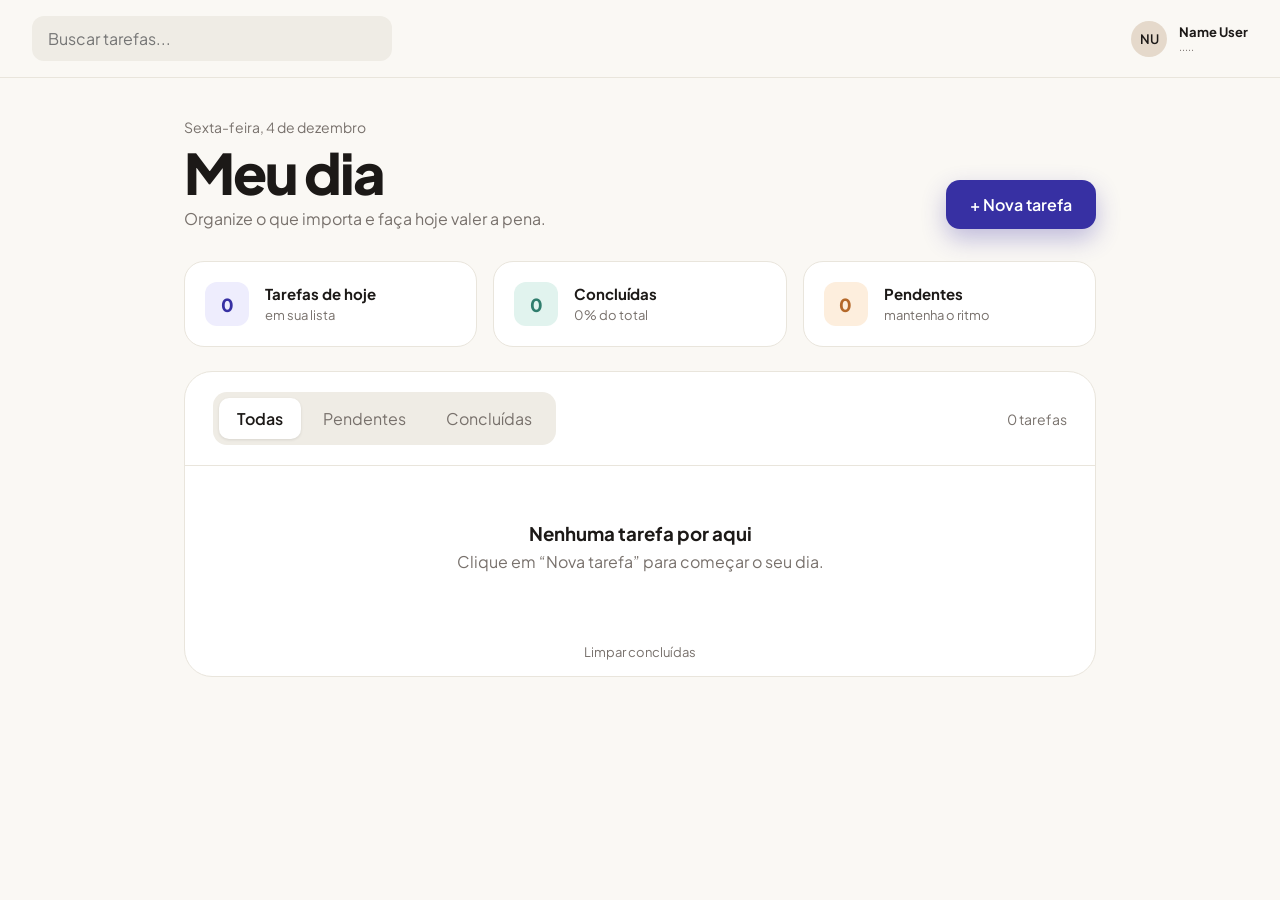
<file: index.html>
<!DOCTYPE html>
<html lang="pt-BR">
<head>
    <meta charset="UTF-8">
    <meta name="viewport" content="width=device-width, initial-scale=1.0">
    <title>Meu dia</title>

    <link rel="preconnect" href="https://fonts.googleapis.com">
    <link rel="preconnect" href="https://fonts.gstatic.com" crossorigin>
    <link href="https://fonts.googleapis.com/css2?family=Plus+Jakarta+Sans:wght@400;500;600;800&display=swap" rel="stylesheet">
    <link rel="stylesheet" href="/style/style.css">
</head>

<body>

    <header class="topbar">
        <div class="search">
            <input type="search" id="searchInput" placeholder="Buscar tarefas..." aria-label="Buscar tarefas">
        </div>
        <div class="user">
            <span class="avatar" aria-hidden="true">NU</span>
            <div class="user-info">
                <strong>Name User</strong>
                <span>.....</span>
            </div>
        </div>
    </header>

    <main class="page">

        <section class="hero">
            <div>
                <p class="today" id="todayLabel"></p>
                <h1>Meu dia</h1>
                <p class="subtitle">Organize o que importa e faça hoje valer a pena.</p>
            </div>
            <button class="primary-button" id="openForm" type="button">+ Nova tarefa</button>
        </section>

        <section class="stats" aria-label="Resumo">
            <article class="stat">
                <span class="stat-number tone-indigo" id="statTotal">0</span>
                <div><strong>Tarefas de hoje</strong><span>em sua lista</span></div>
            </article>
            <article class="stat">
                <span class="stat-number tone-green" id="statDone">0</span>
                <div><strong>Concluídas</strong><span id="statPercent">0% do total</span></div>
            </article>
            <article class="stat">
                <span class="stat-number tone-orange" id="statPending">0</span>
                <div><strong>Pendentes</strong><span>mantenha o ritmo</span></div>
            </article>
        </section>

        <section class="panel">
            <div class="panel-head">
                <div class="tabs" role="tablist">
                    <button class="tab is-active" data-filter="all" role="tab" type="button">Todas</button>
                    <button class="tab" data-filter="pending" role="tab" type="button">Pendentes</button>
                    <button class="tab" data-filter="done" role="tab" type="button">Concluídas</button>
                </div>
                <span class="count" id="taskCount"></span>
            </div>

            <div id="taskList" class="task-list"></div>

            <div id="emptyState" class="empty-state">
                <h3>Nenhuma tarefa por aqui</h3>
                <p>Clique em “Nova tarefa” para começar o seu dia.</p>
            </div>

            <button id="clearCompleted" class="link-button" type="button">Limpar concluídas</button>
        </section>

    </main>

    <dialog id="formDialog" class="dialog">
        <form id="taskForm" class="task-form">
            <h2>Nova tarefa</h2>

            <div class="dialog-grid">

                <div class="dialog-left">
                    <div class="field">
                        <label for="taskText">Nome da atividade</label>
                        <input type="text" id="taskText" placeholder="Ex.: Estudar JavaScript" required>
                    </div>

                    <fieldset class="priority-group">
                        <legend>Prioridade</legend>
                        <div class="priority-options">
                            <label class="priority-option priority-low">
                                <input type="radio" name="priority" value="Baixa">
                                <span>Baixa</span>
                            </label>
                            <label class="priority-option priority-medium">
                                <input type="radio" name="priority" value="Média" checked>
                                <span>Média</span>
                            </label>
                            <label class="priority-option priority-high">
                                <input type="radio" name="priority" value="Alta">
                                <span>Alta</span>
                            </label>
                        </div>
                    </fieldset>
                </div>

                <div class="dialog-right">
                    <span class="label">Prazo</span>
                    <div class="calendar">
                        <div class="calendar-head">
                            <button type="button" id="prevMonth" aria-label="Mês anterior">‹</button>
                            <strong id="calendarTitle"></strong>
                            <button type="button" id="nextMonth" aria-label="Próximo mês">›</button>
                        </div>
                        <div class="calendar-weekdays">
                            <span>D</span><span>S</span><span>T</span><span>Q</span><span>Q</span><span>S</span><span>S</span>
                        </div>
                        <div id="calendarDays" class="calendar-days"></div>
                    </div>
                    <p id="selectedDateLabel" class="selected-date"></p>
                </div>

            </div>

            <div class="dialog-actions">
                <button type="button" id="cancelForm" class="secondary-button">Cancelar</button>
                <button type="submit" class="primary-button">Adicionar</button>
            </div>
        </form>
    </dialog>

    <script src="/js/script.js" defer></script>
</body>
</html>
</file>
<file: style/style.css>
/* ---------- 1. VARIÁVEIS (design tokens) ---------- */
:root {
    --bg: #faf8f4;
    --surface: #ffffff;
    --border: #e9e5dc;
    --text: #1c1917;
    --muted: #78716c;
    --primary: #3730a3;
    --primary-hover: #2e2785;
    --radius: 20px;
    --font: "Plus Jakarta Sans", system-ui, sans-serif;
}

/* ---------- 2. RESET E BASE ---------- */
* { box-sizing: border-box; }

body {
    margin: 0;
    background: var(--bg);
    color: var(--text);
    font-family: var(--font);
}

button, input, select { font: inherit; }
button { cursor: pointer; }

:focus-visible {
    outline: 3px solid #a5b4fc;
    outline-offset: 2px;
}

/* ---------- 3. BARRA SUPERIOR ---------- */
.topbar {
    display: flex;
    align-items: center;
    justify-content: space-between;
    gap: 16px;
    padding: 16px 32px;
    border-bottom: 1px solid var(--border);
}

.search { flex: 1; max-width: 360px; }

.search input {
    width: 100%;
    padding: 12px 16px;
    border: 0;
    border-radius: 12px;
    background: #efece5;
}

.user { display: flex; align-items: center; gap: 12px; }

.avatar {
    display: grid;
    place-items: center;
    width: 36px;
    height: 36px;
    border-radius: 50%;
    background: #e5d9cb;
    font-size: 13px;
    font-weight: 600;
}

.user-info { display: flex; flex-direction: column; font-size: 13px; }
.user-info span { color: var(--muted); font-size: 11px; }

/* ---------- 4. LAYOUT DA PÁGINA ---------- */
.page {
    max-width: 960px;
    margin: 0 auto;
    padding: 40px 24px 64px;
}

.hero {
    display: flex;
    align-items: flex-end;
    justify-content: space-between;
    gap: 24px;
    margin-bottom: 32px;
}

.today { margin: 0 0 8px; color: var(--muted); font-size: 14px; }

h1 {
    margin: 0 0 8px;
    font-size: clamp(2.5rem, 6vw, 3.5rem);
    font-weight: 800;
    letter-spacing: -0.04em;
    line-height: 1;
}

.subtitle { margin: 0; color: var(--muted); }

/* ---------- 5. BOTÕES ---------- */
.primary-button {
    padding: 14px 24px;
    border: 0;
    border-radius: 14px;
    background: var(--primary);
    color: #fff;
    font-weight: 600;
    box-shadow: 0 10px 24px rgba(55, 48, 163, 0.3);
    transition: background 0.2s;
}
.primary-button:hover { background: var(--primary-hover); }

.secondary-button {
    padding: 12px 20px;
    border: 1px solid var(--border);
    border-radius: 12px;
    background: var(--surface);
}

.link-button {
    display: block;
    margin: 0 auto;
    padding: 16px;
    border: 0;
    background: none;
    color: var(--muted);
    font-size: 13px;
}
.link-button:hover { color: var(--text); }

/* ---------- 6. CARTÕES DE RESUMO ---------- */
.stats {
    display: grid;
    grid-template-columns: repeat(3, 1fr);
    gap: 16px;
    margin-bottom: 24px;
}

.stat {
    display: flex;
    align-items: center;
    gap: 16px;
    padding: 20px;
    border: 1px solid var(--border);
    border-radius: var(--radius);
    background: var(--surface);
}

.stat strong { display: block; font-size: 15px; }
.stat div span { color: var(--muted); font-size: 13px; }

.stat-number {
    display: grid;
    place-items: center;
    width: 44px;
    height: 44px;
    border-radius: 12px;
    font-size: 18px;
    font-weight: 800;
}
.tone-indigo { background: #eeedfd; color: var(--primary); }
.tone-green  { background: #e1f3ee; color: #2f7d6d; }
.tone-orange { background: #fdeedd; color: #b4682a; }

/* ---------- 7. PAINEL, ABAS E LISTA ---------- */
.panel {
    border: 1px solid var(--border);
    border-radius: 28px;
    background: var(--surface);
    overflow: hidden;
}

.panel-head {
    display: flex;
    align-items: center;
    justify-content: space-between;
    padding: 20px 28px;
    border-bottom: 1px solid var(--border);
}

.tabs {
    display: flex;
    gap: 4px;
    padding: 6px;
    border-radius: 14px;
    background: #efece5;
}

.tab {
    padding: 10px 18px;
    border: 0;
    border-radius: 10px;
    background: transparent;
    color: var(--muted);
}
.tab.is-active {
    background: var(--surface);
    color: var(--text);
    font-weight: 600;
    box-shadow: 0 1px 3px rgba(0, 0, 0, 0.1);
}

.count { color: var(--muted); font-size: 14px; }

.task-list { display: flex; flex-direction: column; }

.task {
    display: grid;
    grid-template-columns: 24px 1fr auto;
    gap: 16px;
    align-items: start;
    padding: 20px 28px;
    border-bottom: 1px solid var(--border);
}

.check {
    display: grid;
    place-items: center;
    width: 24px;
    height: 24px;
    margin-top: 2px;
    padding: 0;
    border: 2px solid #d6d3d1;
    border-radius: 50%;
    background: transparent;
    color: #fff;
    font-size: 12px;
}
.task.is-done .check { border-color: #3f9a88; background: #3f9a88; }

.task-title { margin: 0 0 4px; font-size: 16px; font-weight: 600; }
.task.is-done .task-title { color: #a8a29e; text-decoration: line-through; }

.tag {
    display: inline-flex;
    align-items: center;
    gap: 8px;
    font-size: 12px;
    font-weight: 600;
}
.tag::before {
    content: "";
    width: 8px;
    height: 8px;
    border-radius: 50%;
    background: var(--dot);
}
.priority-high   { --dot: #e5484d; }
.priority-medium { --dot: #f59e0b; }
.priority-low    { --dot: #6366f1; }

.task-side { display: flex; flex-direction: column; align-items: flex-end; gap: 8px; }
.task-date { color: var(--muted); font-size: 13px; }
.task-date.is-overdue { color: #e5484d; font-weight: 600; }

.delete-button {
    padding: 0;
    border: 0;
    background: none;
    color: var(--muted);
    font-size: 12px;
}
.delete-button:hover { color: #e5484d; }

.empty-state { padding: 56px 20px; text-align: center; color: var(--muted); }
.empty-state h3 { margin: 0 0 6px; color: var(--text); }
.empty-state p { margin: 0; }

/* ---------- 8. MODAL (<dialog>) ---------- */
.dialog {
    width: min(720px, 94vw);
    padding: 28px;
    border: 0;
    border-radius: 24px;
    box-shadow: 0 24px 60px rgba(0, 0, 0, 0.25);
}
.dialog::backdrop { background: rgba(28, 25, 23, 0.45); }

.task-form h2 { margin: 0 0 20px; }

.field { display: flex; flex-direction: column; gap: 6px; margin-bottom: 16px; }
.field label { font-size: 13px; font-weight: 600; }
.field input {
    padding: 12px;
    border: 1px solid var(--border);
    border-radius: 12px;
    background: var(--surface);
}

.label { display: block; margin-bottom: 6px; font-size: 13px; font-weight: 600; }

.dialog-grid {
    display: grid;
    grid-template-columns: 1fr 1fr;
    gap: 24px;
}

.dialog-actions { display: flex; justify-content: flex-end; gap: 10px; margin-top: 20px; }

/* Calendário */
.calendar {
    padding: 12px;
    border: 1px solid var(--border);
    border-radius: 16px;
}

.calendar-head {
    display: flex;
    align-items: center;
    justify-content: space-between;
    margin-bottom: 8px;
    text-transform: capitalize;
}

.calendar-head button {
    width: 32px;
    height: 32px;
    border: 0;
    border-radius: 8px;
    background: #efece5;
}

.calendar-weekdays,
.calendar-days {
    display: grid;
    grid-template-columns: repeat(7, 1fr);
    text-align: center;
}

.calendar-weekdays span { padding: 6px 0; color: var(--muted); font-size: 12px; }

.day {
    aspect-ratio: 1;
    border: 0;
    border-radius: 50%;
    background: transparent;
    font-size: 13px;
}
.day:hover { background: #efece5; }
.day.is-today { color: var(--primary); font-weight: 800; }
.day.is-selected { background: var(--primary); color: #fff; }

.selected-date { margin: 10px 0 0; color: var(--muted); font-size: 13px; }

/* Botões de prioridade */
.priority-group { margin: 0; padding: 0; border: 0; }
.priority-group legend { margin-bottom: 6px; padding: 0; font-size: 13px; font-weight: 600; }
.priority-options { display: flex; gap: 8px; }

.priority-option { position: relative; flex: 1; }

.priority-option input {
    position: absolute;
    inset: 0;
    opacity: 0;
    cursor: pointer;
}

.priority-option span {
    display: block;
    padding: 10px;
    border: 1px solid var(--border);
    border-radius: 12px;
    text-align: center;
    font-size: 14px;
}

.priority-option input:checked + span {
    border-color: var(--dot);
    background: var(--dot);
    color: #fff;
    font-weight: 600;
}

.priority-option input:focus-visible + span {
    outline: 3px solid #a5b4fc;
    outline-offset: 2px;
}

/* ---------- 9. RESPONSIVO ---------- */
@media (max-width: 750px) {
    .topbar { padding: 12px 16px; }
    .user-info { display: none; }
    .hero { flex-direction: column; align-items: stretch; }
    .stats { grid-template-columns: 1fr; }
    .panel-head { flex-direction: column; align-items: flex-start; gap: 12px; }
    .task { padding: 16px; }
    .dialog-grid { grid-template-columns: 1fr; }
}
</file>
